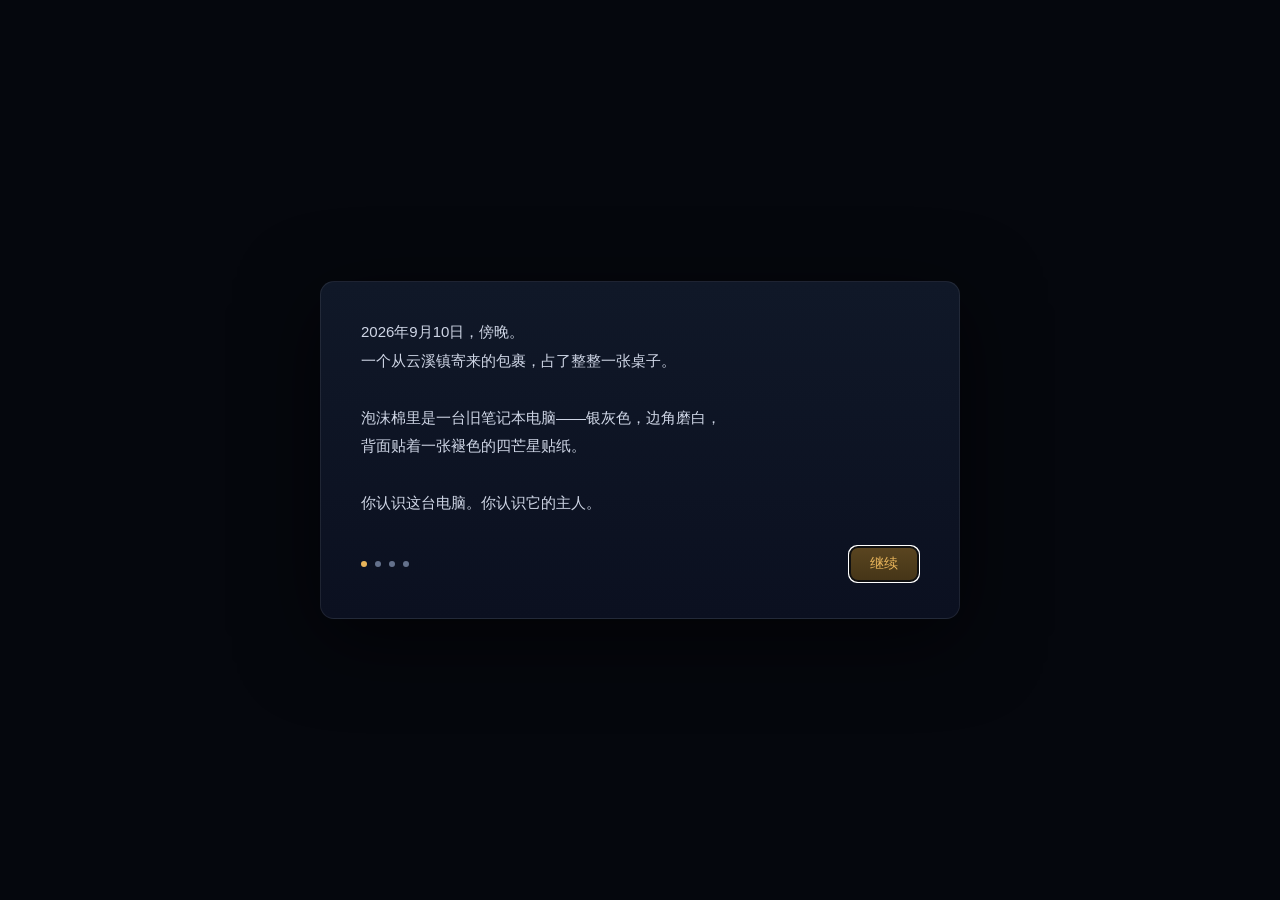
<file: index.html>
<!DOCTYPE html>
<html lang="zh-CN">
<head>
<meta charset="UTF-8">
<meta name="viewport" content="width=device-width, initial-scale=1.0">
<title>最后一次登录 · The Last Login</title>
<link rel="stylesheet" href="css/main.css">
</head>
<body>
  <!-- 开场/结局 覆盖层 -->
  <div id="overlay" class="overlay hidden"></div>

  <!-- 启动动画 -->
  <div id="boot" class="boot hidden">
    <div class="boot-logo" aria-hidden="true">
      <svg viewBox="0 0 64 64" width="72" height="72"><path d="M32 2 L36 28 L62 32 L36 36 L32 62 L28 36 L2 32 L28 28 Z" fill="#e8b45a"/></svg>
    </div>
    <div class="boot-title">Aster OS</div>
    <pre id="boot-lines" class="boot-lines"></pre>
  </div>

  <!-- 锁屏 -->
  <div id="lock" class="lock hidden">
    <div class="lock-time" id="lock-time">2026-09-10</div>
    <div class="lock-card">
      <img class="lock-avatar" src="assets/avatars/ava-linwan.svg" alt="林晚">
      <div class="lock-user">林晚</div>
      <form id="lock-form" autocomplete="off">
        <input id="lock-pass" type="password" placeholder="密码" data-testid="lock-pass">
        <button type="submit" class="btn" data-testid="lock-submit">进入</button>
      </form>
      <div id="lock-msg" class="lock-msg" role="alert"></div>
      <button id="lock-hint" class="linkish" data-testid="lock-hint">忘记密码？</button>
    </div>
    <div class="lock-foot">距上次登录已过去 <span id="lock-days">91</span> 天 · 上次登录 <span id="lock-last">2026-06-11 23:47</span></div>
  </div>

  <!-- 桌面 -->
  <div id="desktop" class="desktop hidden">
    <canvas id="wallpaper"></canvas>
    <div id="icons" class="icons"></div>
    <div id="windows" class="windows"></div>

    <div id="taskbar" class="taskbar">
      <button id="start-btn" class="start-btn" data-testid="start-btn" title="系统菜单">
        <svg viewBox="0 0 64 64" width="18" height="18"><path d="M32 2 L36 28 L62 32 L36 36 L32 62 L28 36 L2 32 L28 28 Z" fill="#e8b45a"/></svg>
      </button>
      <div id="task-buttons" class="task-buttons"></div>
      <div class="task-right">
        <button id="goal-chip" class="goal-chip" data-testid="goal-chip" title="当前调查目标（点击打开）">第1章 · 0/17</button>
        <button id="quick-note" class="start-btn" data-testid="quick-note" title="我的调查便签（随手记）">
          <svg viewBox="0 0 24 24" width="17" height="17" fill="none" stroke="#e8b45a" stroke-width="1.7" stroke-linecap="round" stroke-linejoin="round"><path d="M5 3h9l5 5v13H5z"/><path d="M14 3v5h5M8 12h8M8 16h5"/></svg>
        </button>
        <div class="search-wrap">
          <input id="global-search" type="text" placeholder="搜索这台电脑…（Ctrl+K）" data-testid="global-search" autocomplete="off">
          <div id="search-results" class="search-results hidden"></div>
        </div>
        <div id="clock" class="clock">2026-09-10 <span id="clock-time">--:--</span></div>
      </div>
    </div>

    <!-- 开始菜单 -->
    <div id="start-menu" class="start-menu hidden">
      <div class="sm-head">
        <img src="assets/avatars/ava-linwan.svg" alt="">
        <div><div class="sm-user">林晚</div><div class="sm-sub">linwan@yunmail.com</div></div>
      </div>
      <button class="sm-item" data-testid="sm-replay">重看开场信件</button>
      <button class="sm-item" data-testid="sm-save">存档管理…</button>
      <button class="sm-item" data-testid="sm-about">关于本机</button>
      <button class="sm-item" data-testid="sm-restart">重新开始游戏</button>
    </div>
  </div>

  <!-- 数据（内容分片；全部预生成，运行时不联网） -->
  <script src="js/data/00_meta.js"></script>
  <script src="js/data/11_files_work.js"></script>
  <script src="js/data/12_files_work2.js"></script>
  <script src="js/data/13_files_missing.js"></script>
  <script src="js/data/20_emails.js"></script>
  <script src="js/data/21_emails2.js"></script>
  <script src="js/data/30_chats_a.js"></script>
  <script src="js/data/30_chats_b.js"></script>
  <script src="js/data/30_chats_c.js"></script>
  <script src="js/data/30_chats_d.js"></script>
  <script src="js/data/30_chats_e.js"></script>
  <script src="js/data/40_photos.js"></script>
  <script src="js/data/50_browser.js"></script>
  <script src="js/data/60_misc.js"></script>

  <!-- 引擎 -->
  <script src="js/core/db.js"></script>
  <script src="js/core/state.js"></script>
  <script src="js/core/ui.js"></script>
  <script src="js/core/progress.js"></script>
  <script src="js/core/wm.js"></script>
  <script src="js/core/search.js"></script>
  <script src="js/core/boot.js"></script>
  <script src="js/core/ending.js"></script>

  <!-- 应用 -->
  <script src="js/apps/files.js"></script>
  <script src="js/apps/mail.js"></script>
  <script src="js/apps/chat.js"></script>
  <script src="js/apps/photos.js"></script>
  <script src="js/apps/browser.js"></script>
  <script src="js/apps/calendar.js"></script>
  <script src="js/apps/logs.js"></script>
  <script src="js/apps/notes.js"></script>
  <script src="js/apps/investigate.js"></script>

  <script src="js/core/main.js"></script>
</body>
</html>
</file>
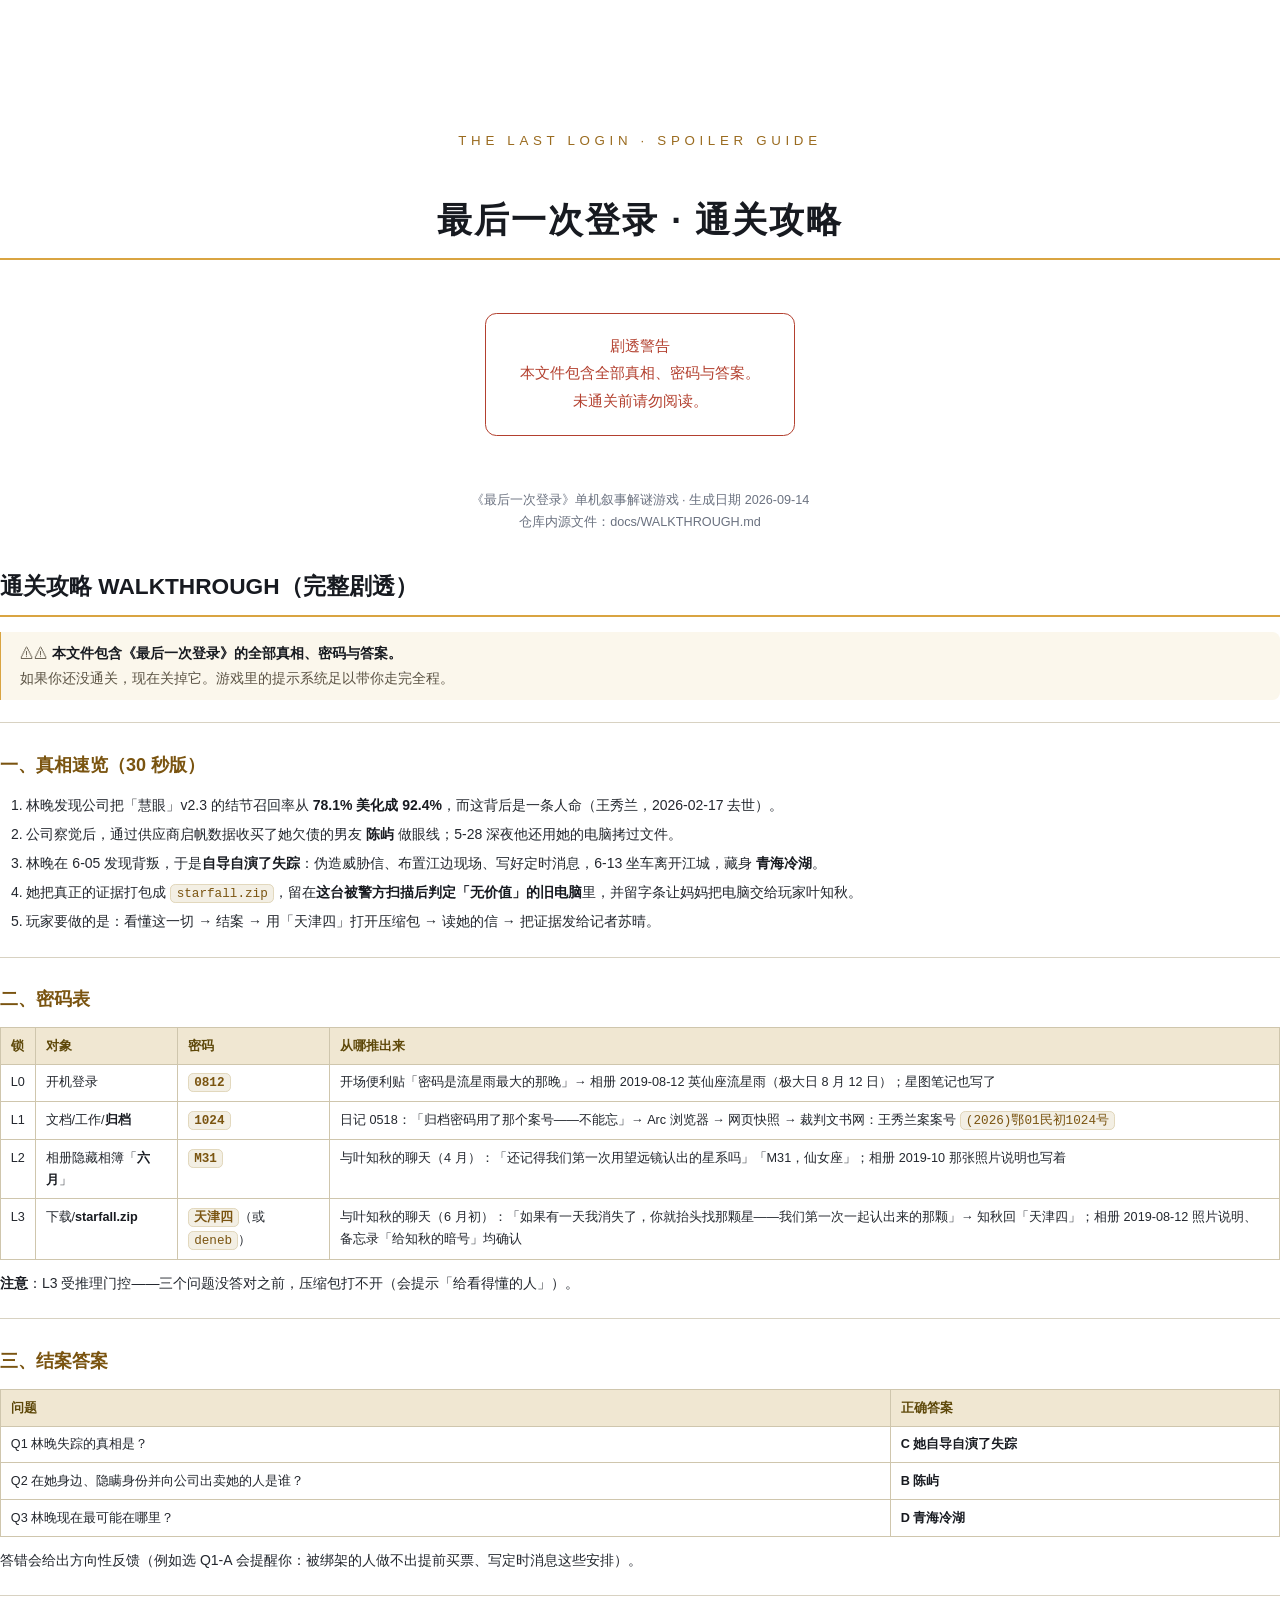
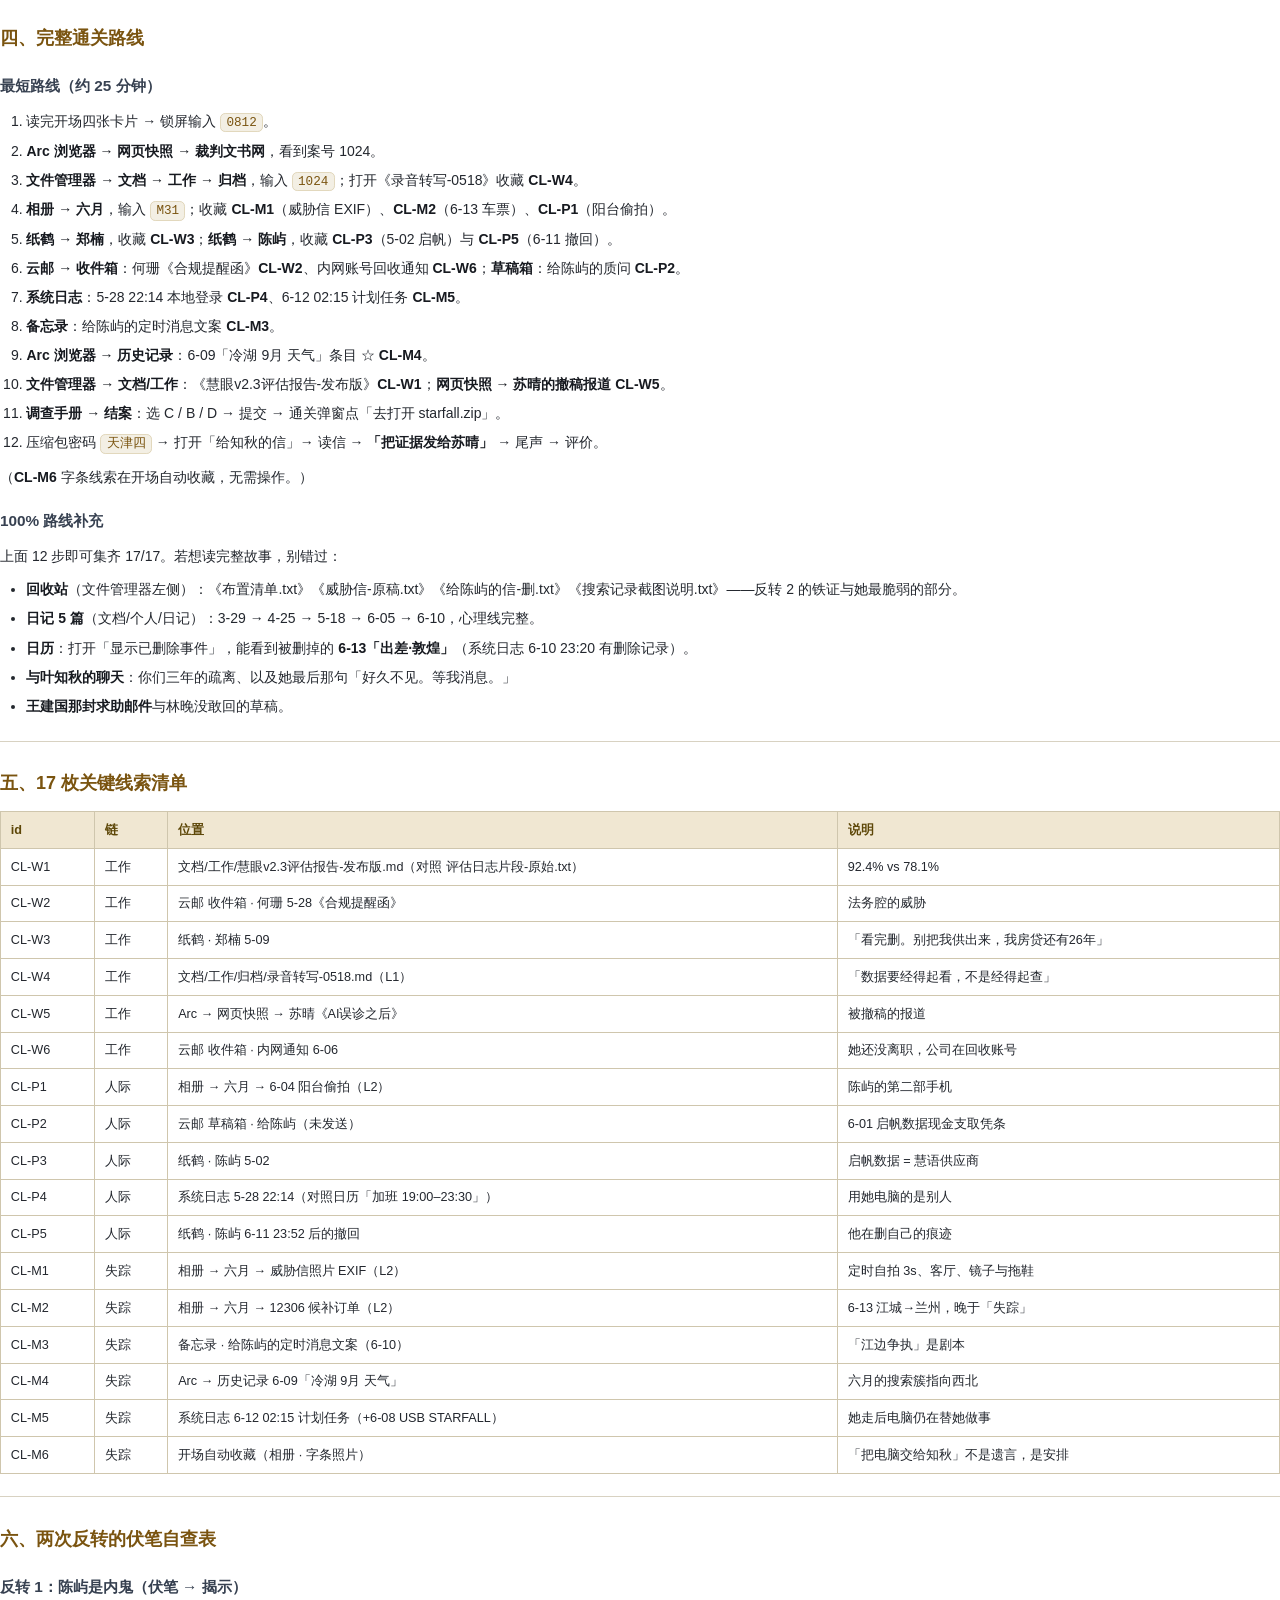
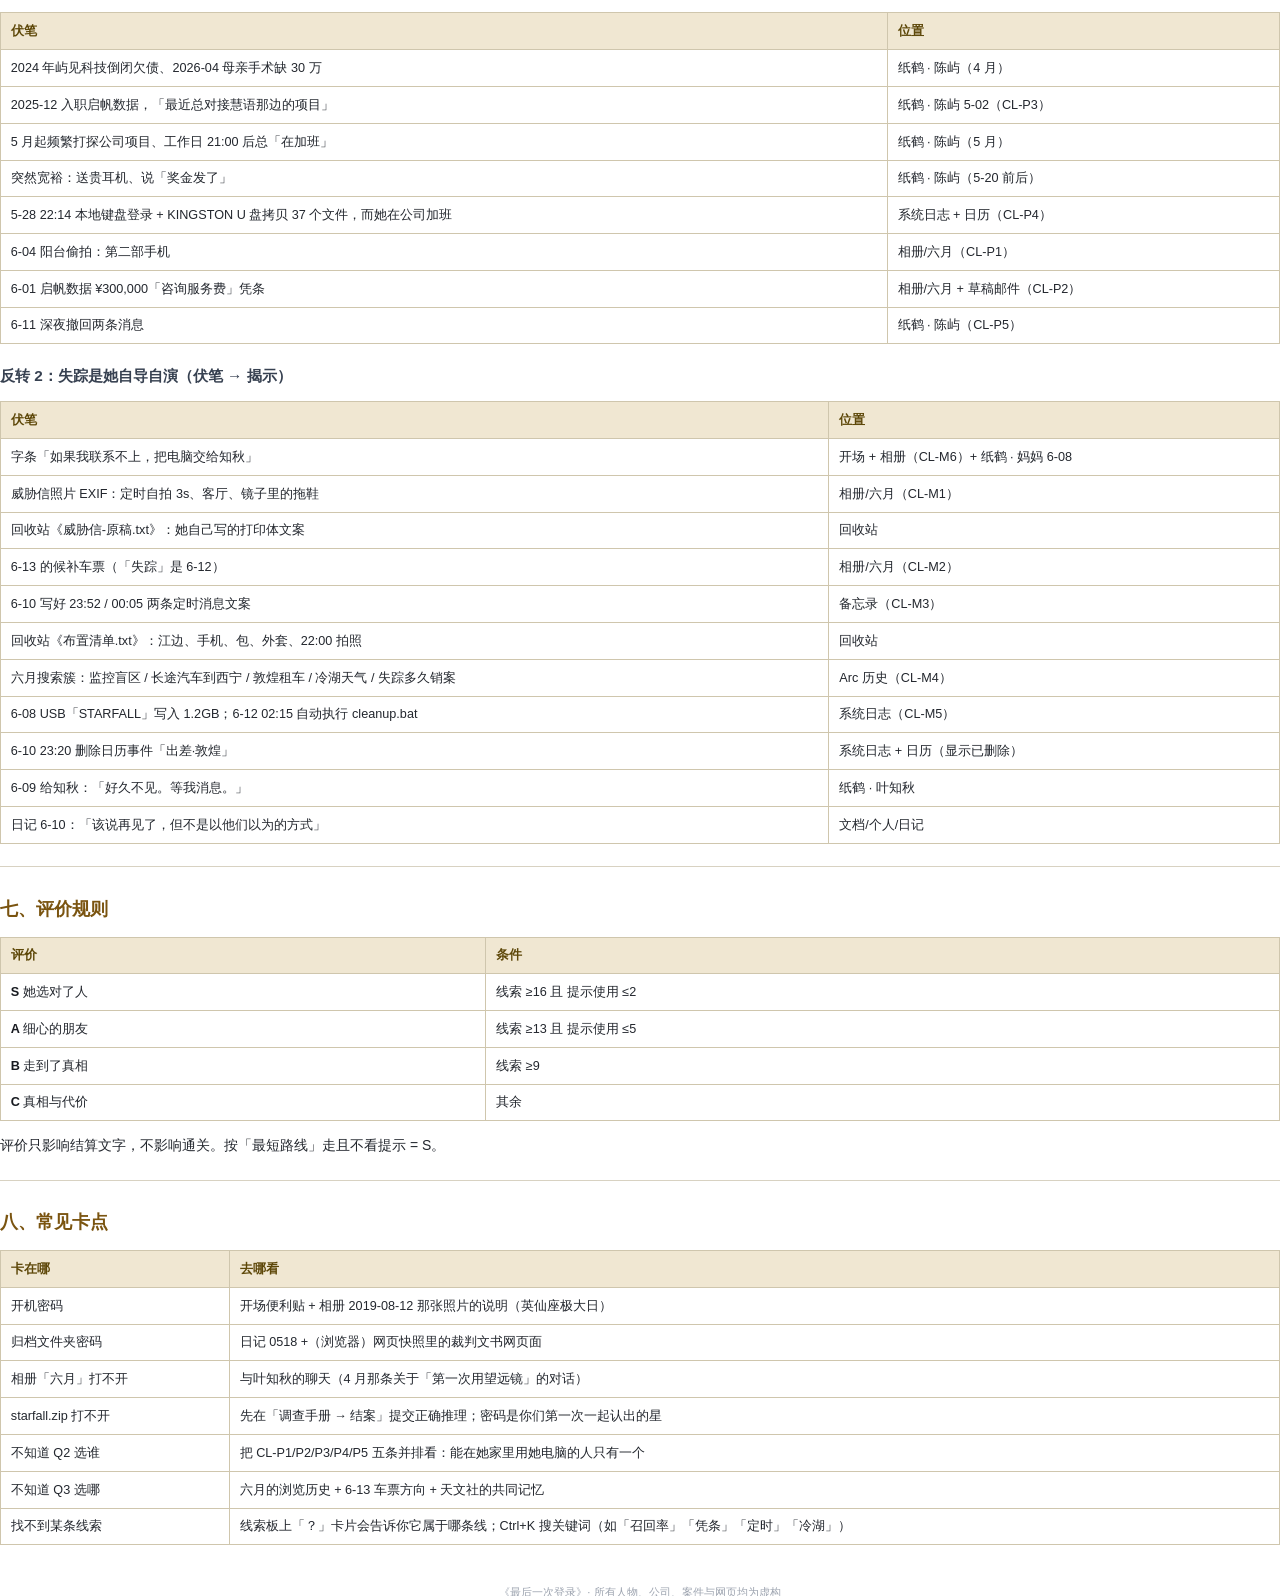
<file: docs/WALKTHROUGH.html>
<!DOCTYPE html><html lang="zh-CN"><head><meta charset="UTF-8"><title>最后一次登录 · 通关攻略</title>
<style>
  @page { size: A4; margin: 16mm 14mm 16mm 14mm; }
  * { box-sizing: border-box; }
  body { font-family: "Microsoft YaHei", "PingFang SC", sans-serif; font-size: 10.5pt; line-height: 1.75; color: #23272e; margin: 0; }
  .cover { page-break-after: always; padding-top: 34mm; text-align: center; }
  .cover .kicker { letter-spacing: .35em; color: #9a6b1f; font-size: 10pt; }
  .cover h1 { font-size: 26pt; margin: 10mm 0 6mm; color: #171a20; letter-spacing: .06em; }
  .cover .warn { display: inline-block; margin-top: 8mm; padding: 5mm 9mm; border: 1.2pt solid #b3402f; color: #b3402f; border-radius: 3mm; font-size: 11pt; line-height: 1.9; }
  .cover .meta { margin-top: 14mm; color: #6b7280; font-size: 9.5pt; }
  h1 { font-size: 17pt; color: #171a20; border-bottom: 1.6pt solid #d9a441; padding-bottom: 2mm; margin: 9mm 0 4mm; page-break-after: avoid; }
  h2 { font-size: 13.5pt; color: #7a5410; margin: 7mm 0 3mm; page-break-after: avoid; }
  h3 { font-size: 11.5pt; color: #374151; margin: 5mm 0 2mm; page-break-after: avoid; }
  p { margin: 2.4mm 0; text-align: justify; }
  ul, ol { margin: 2.4mm 0; padding-left: 7mm; }
  li { margin: 1.2mm 0; }
  code { font-family: Consolas, "JetBrains Mono", monospace; font-size: 9.5pt; background: #f3efe4; border: .4pt solid #e2d8bd; border-radius: 1.4mm; padding: .3mm 1.4mm; color: #7a5410; }
  pre { background: #f7f5ef; border: .5pt solid #ddd5c0; border-radius: 2mm; padding: 3mm 4mm; font-family: Consolas, monospace; font-size: 9pt; line-height: 1.6; white-space: pre-wrap; page-break-inside: avoid; }
  blockquote { margin: 3mm 0; padding: 2.5mm 5mm; border-left: 1.4pt solid #d9a441; background: #fbf7ec; color: #5b5344; border-radius: 0 2mm 2mm 0; }
  table { border-collapse: collapse; width: 100%; margin: 3mm 0; font-size: 9.5pt; page-break-inside: auto; }
  tr { page-break-inside: avoid; }
  th { background: #f0e7d2; color: #5d4708; text-align: left; }
  th, td { border: .5pt solid #cfc6ad; padding: 1.8mm 2.6mm; vertical-align: top; }
  hr { border: none; border-top: .6pt solid #d8d2c2; margin: 6mm 0; }
  strong { color: #171a20; }
  a { color: #7a5410; text-decoration: none; }
  .foot { margin-top: 10mm; color: #9ca3af; font-size: 8.5pt; text-align: center; }
</style></head><body>
<div class="cover">
  <div class="kicker">THE LAST LOGIN · SPOILER GUIDE</div>
  <h1>最后一次登录 · 通关攻略</h1>
  <div class="warn">剧透警告<br>本文件包含全部真相、密码与答案。<br>未通关前请勿阅读。</div>
  <div class="meta">《最后一次登录》单机叙事解谜游戏 · 生成日期 2026-09-14<br>仓库内源文件：docs/WALKTHROUGH.md</div>
</div>
<h1>通关攻略 WALKTHROUGH（完整剧透）</h1>
<blockquote>⚠⚠ <strong>本文件包含《最后一次登录》的全部真相、密码与答案。</strong><br>如果你还没通关，现在关掉它。游戏里的提示系统足以带你走完全程。</blockquote>
<hr>
<h2>一、真相速览（30 秒版）</h2>
<ol>
<li>林晚发现公司把「慧眼」v2.3 的结节召回率从 <strong>78.1% 美化成 92.4%</strong>，而这背后是一条人命（王秀兰，2026-02-17 去世）。</li>
<li>公司察觉后，通过供应商启帆数据收买了她欠债的男友 <strong>陈屿</strong> 做眼线；5-28 深夜他还用她的电脑拷过文件。</li>
<li>林晚在 6-05 发现背叛，于是<strong>自导自演了失踪</strong>：伪造威胁信、布置江边现场、写好定时消息，6-13 坐车离开江城，藏身 <strong>青海冷湖</strong>。</li>
<li>她把真正的证据打包成 <code>starfall.zip</code>，留在<strong>这台被警方扫描后判定「无价值」的旧电脑</strong>里，并留字条让妈妈把电脑交给玩家叶知秋。</li>
<li>玩家要做的是：看懂这一切 → 结案 → 用「天津四」打开压缩包 → 读她的信 → 把证据发给记者苏晴。</li>
</ol>
<hr>
<h2>二、密码表</h2>
<table><thead><tr><th>锁</th><th>对象</th><th>密码</th><th>从哪推出来</th></tr></thead><tbody><tr><td>L0</td><td>开机登录</td><td><strong><code>0812</code></strong></td><td>开场便利贴「密码是流星雨最大的那晚」→ 相册 2019-08-12 英仙座流星雨（极大日 8 月 12 日）；星图笔记也写了</td></tr><tr><td>L1</td><td>文档/工作/<strong>归档</strong></td><td><strong><code>1024</code></strong></td><td>日记 0518：「归档密码用了那个案号——不能忘」→ Arc 浏览器 → 网页快照 → 裁判文书网：王秀兰案案号 <code>(2026)鄂01民初1024号</code></td></tr><tr><td>L2</td><td>相册隐藏相簿「<strong>六月</strong>」</td><td><strong><code>M31</code></strong></td><td>与叶知秋的聊天（4 月）：「还记得我们第一次用望远镜认出的星系吗」「M31，仙女座」；相册 2019-10 那张照片说明也写着</td></tr><tr><td>L3</td><td>下载/<strong>starfall.zip</strong></td><td><strong><code>天津四</code></strong>（或 <code>deneb</code>）</td><td>与叶知秋的聊天（6 月初）：「如果有一天我消失了，你就抬头找那颗星——我们第一次一起认出来的那颗」→ 知秋回「天津四」；相册 2019-08-12 照片说明、备忘录「给知秋的暗号」均确认</td></tr></tbody></table>
<p><strong>注意</strong>：L3 受推理门控——三个问题没答对之前，压缩包打不开（会提示「给看得懂的人」）。</p>
<hr>
<h2>三、结案答案</h2>
<table><thead><tr><th>问题</th><th>正确答案</th></tr></thead><tbody><tr><td>Q1 林晚失踪的真相是？</td><td><strong>C 她自导自演了失踪</strong></td></tr><tr><td>Q2 在她身边、隐瞒身份并向公司出卖她的人是谁？</td><td><strong>B 陈屿</strong></td></tr><tr><td>Q3 林晚现在最可能在哪里？</td><td><strong>D 青海冷湖</strong></td></tr></tbody></table>
<p>答错会给出方向性反馈（例如选 Q1-A 会提醒你：被绑架的人做不出提前买票、写定时消息这些安排）。</p>
<hr>
<h2>四、完整通关路线</h2>
<h3>最短路线（约 25 分钟）</h3>
<ol>
<li>读完开场四张卡片 → 锁屏输入 <code>0812</code>。</li>
<li><strong>Arc 浏览器 → 网页快照 → 裁判文书网</strong>，看到案号 1024。</li>
<li><strong>文件管理器 → 文档 → 工作 → 归档</strong>，输入 <code>1024</code>；打开《录音转写-0518》收藏 <strong>CL-W4</strong>。</li>
<li><strong>相册 → 六月</strong>，输入 <code>M31</code>；收藏 <strong>CL-M1</strong>（威胁信 EXIF）、<strong>CL-M2</strong>（6-13 车票）、<strong>CL-P1</strong>（阳台偷拍）。</li>
<li><strong>纸鹤 → 郑楠</strong>，收藏 <strong>CL-W3</strong>；<strong>纸鹤 → 陈屿</strong>，收藏 <strong>CL-P3</strong>（5-02 启帆）与 <strong>CL-P5</strong>（6-11 撤回）。</li>
<li><strong>云邮 → 收件箱</strong>：何珊《合规提醒函》<strong>CL-W2</strong>、内网账号回收通知 <strong>CL-W6</strong>；<strong>草稿箱</strong>：给陈屿的质问 <strong>CL-P2</strong>。</li>
<li><strong>系统日志</strong>：5-28 22:14 本地登录 <strong>CL-P4</strong>、6-12 02:15 计划任务 <strong>CL-M5</strong>。</li>
<li><strong>备忘录</strong>：给陈屿的定时消息文案 <strong>CL-M3</strong>。</li>
<li><strong>Arc 浏览器 → 历史记录</strong>：6-09「冷湖 9月 天气」条目 ☆ <strong>CL-M4</strong>。</li>
<li><strong>文件管理器 → 文档/工作</strong>：《慧眼v2.3评估报告-发布版》<strong>CL-W1</strong>；<strong>网页快照 → 苏晴的撤稿报道</strong> <strong>CL-W5</strong>。</li>
<li><strong>调查手册 → 结案</strong>：选 C / B / D → 提交 → 通关弹窗点「去打开 starfall.zip」。</li>
<li>压缩包密码 <code>天津四</code> → 打开「给知秋的信」→ 读信 → <strong>「把证据发给苏晴」</strong> → 尾声 → 评价。</li>
</ol>
<p>（<strong>CL-M6</strong> 字条线索在开场自动收藏，无需操作。）</p>
<h3>100% 路线补充</h3>
<p>上面 12 步即可集齐 17/17。若想读完整故事，别错过：</p>
<ul>
<li><strong>回收站</strong>（文件管理器左侧）：《布置清单.txt》《威胁信-原稿.txt》《给陈屿的信-删.txt》《搜索记录截图说明.txt》——反转 2 的铁证与她最脆弱的部分。</li>
<li><strong>日记 5 篇</strong>（文档/个人/日记）：3-29 → 4-25 → 5-18 → 6-05 → 6-10，心理线完整。</li>
<li><strong>日历</strong>：打开「显示已删除事件」，能看到被删掉的 <strong>6-13「出差·敦煌」</strong>（系统日志 6-10 23:20 有删除记录）。</li>
<li><strong>与叶知秋的聊天</strong>：你们三年的疏离、以及她最后那句「好久不见。等我消息。」</li>
<li><strong>王建国那封求助邮件</strong>与林晚没敢回的草稿。</li>
</ul>
<hr>
<h2>五、17 枚关键线索清单</h2>
<table><thead><tr><th>id</th><th>链</th><th>位置</th><th>说明</th></tr></thead><tbody><tr><td>CL-W1</td><td>工作</td><td>文档/工作/慧眼v2.3评估报告-发布版.md（对照 评估日志片段-原始.txt）</td><td>92.4% vs 78.1%</td></tr><tr><td>CL-W2</td><td>工作</td><td>云邮 收件箱 · 何珊 5-28《合规提醒函》</td><td>法务腔的威胁</td></tr><tr><td>CL-W3</td><td>工作</td><td>纸鹤 · 郑楠 5-09</td><td>「看完删。别把我供出来，我房贷还有26年」</td></tr><tr><td>CL-W4</td><td>工作</td><td>文档/工作/归档/录音转写-0518.md（L1）</td><td>「数据要经得起看，不是经得起查」</td></tr><tr><td>CL-W5</td><td>工作</td><td>Arc → 网页快照 → 苏晴《AI误诊之后》</td><td>被撤稿的报道</td></tr><tr><td>CL-W6</td><td>工作</td><td>云邮 收件箱 · 内网通知 6-06</td><td>她还没离职，公司在回收账号</td></tr><tr><td>CL-P1</td><td>人际</td><td>相册 → 六月 → 6-04 阳台偷拍（L2）</td><td>陈屿的第二部手机</td></tr><tr><td>CL-P2</td><td>人际</td><td>云邮 草稿箱 · 给陈屿（未发送）</td><td>6-01 启帆数据现金支取凭条</td></tr><tr><td>CL-P3</td><td>人际</td><td>纸鹤 · 陈屿 5-02</td><td>启帆数据 = 慧语供应商</td></tr><tr><td>CL-P4</td><td>人际</td><td>系统日志 5-28 22:14（对照日历「加班 19:00–23:30」）</td><td>用她电脑的是别人</td></tr><tr><td>CL-P5</td><td>人际</td><td>纸鹤 · 陈屿 6-11 23:52 后的撤回</td><td>他在删自己的痕迹</td></tr><tr><td>CL-M1</td><td>失踪</td><td>相册 → 六月 → 威胁信照片 EXIF（L2）</td><td>定时自拍 3s、客厅、镜子与拖鞋</td></tr><tr><td>CL-M2</td><td>失踪</td><td>相册 → 六月 → 12306 候补订单（L2）</td><td>6-13 江城→兰州，晚于「失踪」</td></tr><tr><td>CL-M3</td><td>失踪</td><td>备忘录 · 给陈屿的定时消息文案（6-10）</td><td>「江边争执」是剧本</td></tr><tr><td>CL-M4</td><td>失踪</td><td>Arc → 历史记录 6-09「冷湖 9月 天气」</td><td>六月的搜索簇指向西北</td></tr><tr><td>CL-M5</td><td>失踪</td><td>系统日志 6-12 02:15 计划任务（+6-08 USB STARFALL）</td><td>她走后电脑仍在替她做事</td></tr><tr><td>CL-M6</td><td>失踪</td><td>开场自动收藏（相册 · 字条照片）</td><td>「把电脑交给知秋」不是遗言，是安排</td></tr></tbody></table>
<hr>
<h2>六、两次反转的伏笔自查表</h2>
<h3>反转 1：陈屿是内鬼（伏笔 → 揭示）</h3>
<table><thead><tr><th>伏笔</th><th>位置</th></tr></thead><tbody><tr><td>2024 年屿见科技倒闭欠债、2026-04 母亲手术缺 30 万</td><td>纸鹤 · 陈屿（4 月）</td></tr><tr><td>2025-12 入职启帆数据，「最近总对接慧语那边的项目」</td><td>纸鹤 · 陈屿 5-02（CL-P3）</td></tr><tr><td>5 月起频繁打探公司项目、工作日 21:00 后总「在加班」</td><td>纸鹤 · 陈屿（5 月）</td></tr><tr><td>突然宽裕：送贵耳机、说「奖金发了」</td><td>纸鹤 · 陈屿（5-20 前后）</td></tr><tr><td>5-28 22:14 本地键盘登录 + KINGSTON U 盘拷贝 37 个文件，而她在公司加班</td><td>系统日志 + 日历（CL-P4）</td></tr><tr><td>6-04 阳台偷拍：第二部手机</td><td>相册/六月（CL-P1）</td></tr><tr><td>6-01 启帆数据 ¥300,000「咨询服务费」凭条</td><td>相册/六月 + 草稿邮件（CL-P2）</td></tr><tr><td>6-11 深夜撤回两条消息</td><td>纸鹤 · 陈屿（CL-P5）</td></tr></tbody></table>
<h3>反转 2：失踪是她自导自演（伏笔 → 揭示）</h3>
<table><thead><tr><th>伏笔</th><th>位置</th></tr></thead><tbody><tr><td>字条「如果我联系不上，把电脑交给知秋」</td><td>开场 + 相册（CL-M6）+ 纸鹤 · 妈妈 6-08</td></tr><tr><td>威胁信照片 EXIF：定时自拍 3s、客厅、镜子里的拖鞋</td><td>相册/六月（CL-M1）</td></tr><tr><td>回收站《威胁信-原稿.txt》：她自己写的打印体文案</td><td>回收站</td></tr><tr><td>6-13 的候补车票（「失踪」是 6-12）</td><td>相册/六月（CL-M2）</td></tr><tr><td>6-10 写好 23:52 / 00:05 两条定时消息文案</td><td>备忘录（CL-M3）</td></tr><tr><td>回收站《布置清单.txt》：江边、手机、包、外套、22:00 拍照</td><td>回收站</td></tr><tr><td>六月搜索簇：监控盲区 / 长途汽车到西宁 / 敦煌租车 / 冷湖天气 / 失踪多久销案</td><td>Arc 历史（CL-M4）</td></tr><tr><td>6-08 USB「STARFALL」写入 1.2GB；6-12 02:15 自动执行 cleanup.bat</td><td>系统日志（CL-M5）</td></tr><tr><td>6-10 23:20 删除日历事件「出差·敦煌」</td><td>系统日志 + 日历（显示已删除）</td></tr><tr><td>6-09 给知秋：「好久不见。等我消息。」</td><td>纸鹤 · 叶知秋</td></tr><tr><td>日记 6-10：「该说再见了，但不是以他们以为的方式」</td><td>文档/个人/日记</td></tr></tbody></table>
<hr>
<h2>七、评价规则</h2>
<table><thead><tr><th>评价</th><th>条件</th></tr></thead><tbody><tr><td><strong>S</strong> 她选对了人</td><td>线索 ≥16 且 提示使用 ≤2</td></tr><tr><td><strong>A</strong> 细心的朋友</td><td>线索 ≥13 且 提示使用 ≤5</td></tr><tr><td><strong>B</strong> 走到了真相</td><td>线索 ≥9</td></tr><tr><td><strong>C</strong> 真相与代价</td><td>其余</td></tr></tbody></table>
<p>评价只影响结算文字，不影响通关。按「最短路线」走且不看提示 = S。</p>
<hr>
<h2>八、常见卡点</h2>
<table><thead><tr><th>卡在哪</th><th>去哪看</th></tr></thead><tbody><tr><td>开机密码</td><td>开场便利贴 + 相册 2019-08-12 那张照片的说明（英仙座极大日）</td></tr><tr><td>归档文件夹密码</td><td>日记 0518 +（浏览器）网页快照里的裁判文书网页面</td></tr><tr><td>相册「六月」打不开</td><td>与叶知秋的聊天（4 月那条关于「第一次用望远镜」的对话）</td></tr><tr><td>starfall.zip 打不开</td><td>先在「调查手册 → 结案」提交正确推理；密码是你们第一次一起认出的星</td></tr><tr><td>不知道 Q2 选谁</td><td>把 CL-P1/P2/P3/P4/P5 五条并排看：能在她家里用她电脑的人只有一个</td></tr><tr><td>不知道 Q3 选哪</td><td>六月的浏览历史 + 6-13 车票方向 + 天文社的共同记忆</td></tr><tr><td>找不到某条线索</td><td>线索板上「？」卡片会告诉你它属于哪条线；Ctrl+K 搜关键词（如「召回率」「凭条」「定时」「冷湖」）</td></tr></tbody></table>
<div class="foot">《最后一次登录》· 所有人物、公司、案件与网页均为虚构</div>
</body></html>
</file>
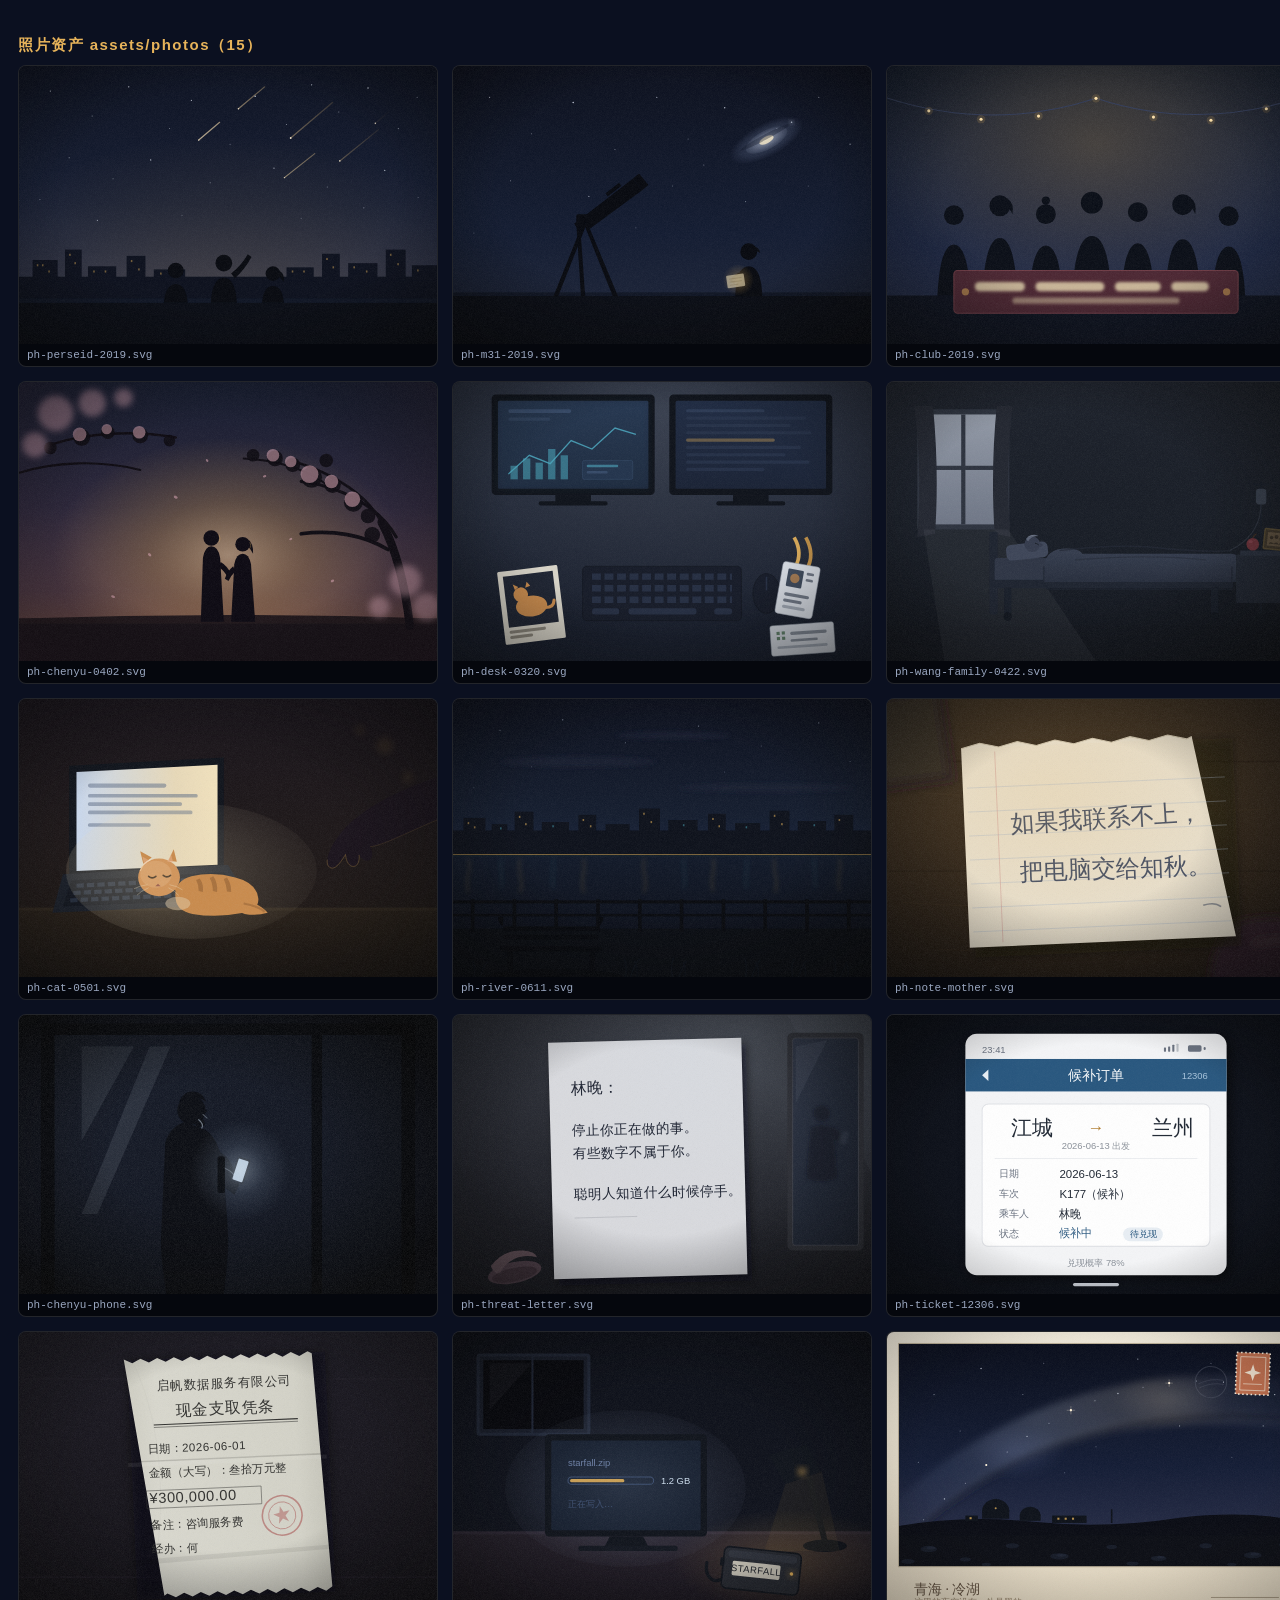
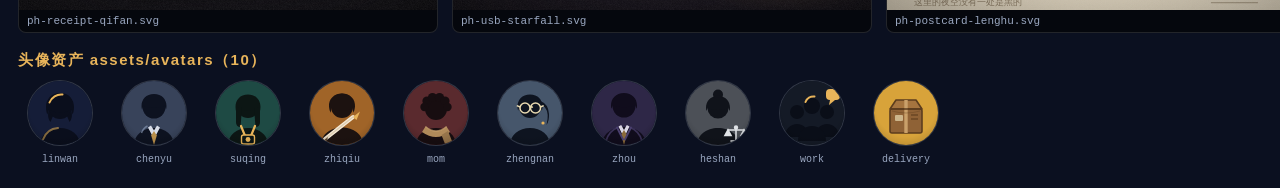
<file: tools/svg-preview.html>
<!DOCTYPE html>
<html lang="zh-CN"><head><meta charset="UTF-8"><title>SVG 资产预览</title>
<style>
  body{background:#0b1020;color:#dce3f0;font-family:"Microsoft YaHei",sans-serif;margin:0;padding:18px;}
  h2{font-size:15px;color:#e8b45a;margin:18px 0 10px;letter-spacing:.1em;}
  .grid{display:grid;grid-template-columns:repeat(3,420px);gap:14px;}
  .cell{border:1px solid rgba(255,255,255,.12);border-radius:8px;overflow:hidden;background:#05070d;}
  .cell img{width:100%;display:block;}
  .cell div{font-size:11px;padding:5px 8px;color:#9aa7c0;font-family:Consolas,monospace;}
  .avas{display:grid;grid-template-columns:repeat(10,84px);gap:10px;}
  .ava{text-align:center;}
  .ava img{width:64px;height:64px;border-radius:50%;background:#0e1526;border:1px solid rgba(255,255,255,.15);}
  .ava span{display:block;font-size:10px;color:#9aa7c0;margin-top:4px;font-family:Consolas,monospace;}
</style></head><body>
<h2>照片资产 assets/photos（15）</h2>
<div class="grid" id="photos"></div>
<h2>头像资产 assets/avatars（10）</h2>
<div class="avas" id="avas"></div>
<script>
var PH=['ph-perseid-2019','ph-m31-2019','ph-club-2019','ph-chenyu-0402','ph-desk-0320','ph-wang-family-0422','ph-cat-0501','ph-river-0611','ph-note-mother','ph-chenyu-phone','ph-threat-letter','ph-ticket-12306','ph-receipt-qifan','ph-usb-starfall','ph-postcard-lenghu'];
var AV=['ava-linwan','ava-chenyu','ava-suqing','ava-zhiqiu','ava-mom','ava-zhengnan','ava-zhou','ava-heshan','ava-work','ava-delivery'];
var p=document.getElementById('photos');
PH.forEach(function(n){var c=document.createElement('div');c.className='cell';c.innerHTML='<img src="../assets/photos/'+n+'.svg"><div>'+n+'.svg</div>';p.appendChild(c);});
var a=document.getElementById('avas');
AV.forEach(function(n){var c=document.createElement('div');c.className='ava';c.innerHTML='<img src="../assets/avatars/'+n+'.svg"><span>'+n.replace('ava-','')+'</span>';a.appendChild(c);});
</script>
</body></html>
</file>
<file: css/main.css>
/* 《最后一次登录》 main.css — 深夜书桌风格 */

:root{
  --bg0:#0b1020; --bg1:#101828; --bg2:#151f33; --bg3:#1b2740;
  --line:rgba(255,255,255,.08); --line2:rgba(255,255,255,.14);
  --tx:#dce3f0; --tx2:#9aa7c0; --tx3:#64718c;
  --amber:#e8b45a; --cyan:#5ad1e8; --violet:#c792ea; --red:#e86a6a; --green:#79d1a4;
  --mono:Consolas,"JetBrains Mono","Cascadia Code",monospace;
  --ui:"Microsoft YaHei","PingFang SC","Segoe UI",sans-serif;
  --radius:10px; --taskbar:48px;
}
*{box-sizing:border-box; margin:0; padding:0;}
html,body{height:100%;}
body{
  font-family:var(--ui); color:var(--tx); background:var(--bg0);
  overflow:hidden; user-select:none; -webkit-font-smoothing:antialiased;
  font-size:14px; line-height:1.6;
}
.hidden{display:none !important;}
button{font-family:inherit; color:inherit; background:none; border:none; cursor:pointer;}
input,textarea{font-family:inherit; color:inherit;}
::-webkit-scrollbar{width:10px; height:10px;}
::-webkit-scrollbar-thumb{background:rgba(255,255,255,.14); border-radius:5px; border:2px solid transparent; background-clip:content-box;}
::-webkit-scrollbar-thumb:hover{background:rgba(255,255,255,.25); background-clip:content-box;}
::-webkit-scrollbar-track{background:transparent;}

/* ============ 覆盖层（开场/结局） ============ */
.overlay{
  position:fixed; inset:0; z-index:9000; background:#05070d;
  display:flex; align-items:center; justify-content:center; flex-direction:column;
  padding:40px 20px;
}
.ov-card{
  max-width:640px; width:100%; max-height:82vh; overflow:auto;
  background:linear-gradient(180deg,var(--bg1),var(--bg0));
  border:1px solid var(--line); border-radius:14px; padding:36px 40px;
  box-shadow:0 20px 80px rgba(0,0,0,.6);
  animation:ovIn .7s ease both; user-select:text;
}
@keyframes ovIn{from{opacity:0; transform:translateY(14px);} to{opacity:1; transform:none;}}
.ov-card.letter{
  background:linear-gradient(180deg,#1c1a14,#14120d);
  border-color:rgba(232,180,90,.25);
  background-image:repeating-linear-gradient(180deg,transparent 0 31px,rgba(232,180,90,.07) 31px 32px);
}
.ov-title{color:var(--amber); font-size:15px; letter-spacing:.2em; margin-bottom:18px;}
.ov-body{white-space:pre-wrap; font-size:15px; color:#cfd6e6; line-height:1.9;}
.ov-card.letter .ov-body{color:#e8dcc0; font-size:15.5px;}
.ov-photo{width:100%; border-radius:8px; border:1px solid var(--line2); margin-bottom:18px; display:block; background:#000;}
.ov-nav{margin-top:28px; display:flex; justify-content:space-between; align-items:center; gap:12px;}
.ov-dots{display:flex; gap:8px;}
.ov-dots i{width:6px; height:6px; border-radius:50%; background:var(--tx3); display:block;}
.ov-dots i.on{background:var(--amber);}
.btn{
  background:linear-gradient(180deg,#2a3a5c,#22304e); border:1px solid var(--line2);
  color:var(--tx); padding:8px 20px; border-radius:8px; font-size:14px; transition:.15s;
}
.btn:hover{border-color:var(--amber); color:var(--amber);}
.btn.primary{background:linear-gradient(180deg,#5a4520,#453517); border-color:rgba(232,180,90,.5); color:var(--amber);}
.btn:disabled{opacity:.4; cursor:default;}
.linkish{color:var(--tx3); font-size:12.5px; text-decoration:underline dotted; margin-top:12px;}
.linkish:hover{color:var(--amber);}

/* ============ 启动 & 锁屏 ============ */
.boot{position:fixed; inset:0; z-index:8500; background:#05070d; display:flex; flex-direction:column; align-items:center; justify-content:center; gap:14px;}
.boot-logo{animation:pulse 2.4s ease-in-out infinite;}
@keyframes pulse{0%,100%{opacity:.75; transform:scale(1);} 50%{opacity:1; transform:scale(1.06);}}
.boot-title{letter-spacing:.5em; color:var(--tx2); font-size:15px; text-indent:.5em;}
.boot-lines{font-family:var(--mono); font-size:12.5px; color:var(--tx3); min-height:80px; text-align:left; white-space:pre-wrap;}
.lock{position:fixed; inset:0; z-index:8000; display:flex; flex-direction:column; align-items:center; justify-content:center; gap:26px;
  background:radial-gradient(1200px 600px at 50% -10%,#16223c 0%,#0b1020 60%,#05070d 100%);}
.lock-time{font-size:15px; color:var(--tx3); letter-spacing:.3em;}
.lock-card{display:flex; flex-direction:column; align-items:center; gap:14px; background:rgba(16,24,40,.7); border:1px solid var(--line);
  border-radius:16px; padding:34px 44px; backdrop-filter:blur(8px);}
.lock-avatar{width:88px; height:88px; border-radius:50%; border:2px solid rgba(232,180,90,.5); background:#0e1526;}
.lock-user{font-size:18px; letter-spacing:.1em;}
#lock-form{display:flex; gap:8px;}
#lock-pass{background:#0a0f1c; border:1px solid var(--line2); border-radius:8px; padding:9px 14px; width:200px; outline:none; font-size:14px;}
#lock-pass:focus{border-color:var(--amber);}
.lock-msg{color:var(--red); font-size:12.5px; min-height:18px; max-width:300px; text-align:center;}
.lock-foot{color:var(--tx3); font-size:12px; letter-spacing:.05em;}

/* ============ 桌面 ============ */
.desktop{position:fixed; inset:0; overflow:hidden;}
#wallpaper{position:absolute; inset:0; width:100%; height:100%; display:block;}
.icons{position:absolute; top:18px; left:18px; bottom:66px; display:grid; grid-template-rows:repeat(auto-fill,92px); grid-auto-flow:column; grid-auto-columns:88px; gap:6px; z-index:5; overflow:visible;}
.icon{width:86px; padding:10px 4px 8px; border-radius:10px; display:flex; flex-direction:column; align-items:center; gap:7px; cursor:pointer; border:1px solid transparent;}
.icon:hover{background:rgba(255,255,255,.06);}
.icon.selected{background:rgba(90,209,232,.12); border-color:rgba(90,209,232,.3);}
.icon svg{width:34px; height:34px; filter:drop-shadow(0 2px 6px rgba(0,0,0,.5));}
.icon span{font-size:12px; color:#cfd8ea; text-shadow:0 1px 3px #000; text-align:center; line-height:1.3;}
.windows{position:absolute; inset:0 0 var(--taskbar) 0; z-index:10; pointer-events:none;}

/* ============ 任务栏 ============ */
.taskbar{
  position:absolute; left:0; right:0; bottom:0; height:var(--taskbar); z-index:100;
  background:rgba(10,15,28,.82); backdrop-filter:blur(14px); border-top:1px solid var(--line);
  display:flex; align-items:center; gap:10px; padding:0 10px;
}
.start-btn{width:36px; height:36px; border-radius:8px; display:flex; align-items:center; justify-content:center;}
.start-btn:hover{background:rgba(255,255,255,.08);}
.task-buttons{display:flex; gap:6px; flex:1; overflow-x:auto; padding:2px;}
.task-btn{display:flex; align-items:center; gap:7px; padding:6px 12px; border-radius:8px; font-size:12.5px; color:var(--tx2);
  border:1px solid transparent; white-space:nowrap; max-width:190px;}
.task-btn svg{width:15px; height:15px; flex:none;}
.task-btn:hover{background:rgba(255,255,255,.07);}
.task-btn.active{background:rgba(232,180,90,.12); border-color:rgba(232,180,90,.35); color:var(--amber);}
.task-btn.min{opacity:.5;}
.task-right{display:flex; align-items:center; gap:14px;}
.search-wrap{position:relative;}
#global-search{background:rgba(255,255,255,.06); border:1px solid var(--line); border-radius:8px; padding:7px 12px; width:250px; font-size:13px; outline:none;}
#global-search:focus{border-color:var(--cyan); background:rgba(255,255,255,.09);}
.search-results{position:absolute; bottom:44px; right:0; width:460px; max-height:60vh; overflow:auto;
  background:rgba(13,19,34,.97); border:1px solid var(--line2); border-radius:12px; box-shadow:0 16px 50px rgba(0,0,0,.6); padding:8px;}
.sr-item{padding:9px 12px; border-radius:8px; cursor:pointer;}
.sr-item:hover{background:rgba(255,255,255,.07);}
.sr-title{font-size:13px; color:var(--tx);}
.sr-title b{color:var(--amber); font-weight:600;}
.sr-meta{font-size:11.5px; color:var(--tx3); margin-top:2px;}
.sr-snip{font-size:12px; color:var(--tx2); margin-top:3px; line-height:1.5;}
.sr-snip mark{background:rgba(232,180,90,.25); color:var(--amber); border-radius:2px;}
.sr-empty{padding:16px; color:var(--tx3); font-size:13px; text-align:center;}
.clock{font-size:12.5px; color:var(--tx2); font-family:var(--mono); white-space:nowrap;}
.start-menu{position:absolute; left:10px; bottom:56px; z-index:200; width:260px; background:rgba(13,19,34,.97);
  border:1px solid var(--line2); border-radius:12px; padding:8px; box-shadow:0 16px 50px rgba(0,0,0,.6);}
.sm-head{display:flex; gap:10px; align-items:center; padding:10px; border-bottom:1px solid var(--line); margin-bottom:6px;}
.sm-head img{width:38px; height:38px; border-radius:50%;}
.sm-user{font-size:13.5px;} .sm-sub{font-size:11px; color:var(--tx3);}
.sm-item{display:block; width:100%; text-align:left; padding:9px 12px; border-radius:8px; font-size:13px; color:var(--tx2);}
.sm-item:hover{background:rgba(255,255,255,.07); color:var(--tx);}

/* ============ 窗口 ============ */
.win{
  position:absolute; background:rgba(16,23,40,.96); border:1px solid var(--line2); border-radius:var(--radius);
  box-shadow:0 18px 60px rgba(0,0,0,.55); display:flex; flex-direction:column; overflow:hidden; min-width:340px; min-height:220px;
  animation:winIn .16s ease both; pointer-events:auto;
}
@keyframes winIn{from{opacity:0; transform:scale(.985);} to{opacity:1; transform:none;}}
.win.focused{border-color:rgba(232,180,90,.4); box-shadow:0 22px 70px rgba(0,0,0,.65);}
.win.max{border-radius:0;}
.win-titlebar{height:36px; flex:none; display:flex; align-items:center; gap:8px; padding:0 6px 0 12px;
  background:linear-gradient(180deg,rgba(255,255,255,.05),transparent); border-bottom:1px solid var(--line); cursor:default;}
.win-titlebar svg{width:15px; height:15px; flex:none; opacity:.85;}
.win-title{font-size:12.5px; color:var(--tx2); flex:1; white-space:nowrap; overflow:hidden; text-overflow:ellipsis; letter-spacing:.03em;}
.win.focused .win-title{color:var(--tx);}
.win-ctl{width:30px; height:26px; border-radius:6px; display:flex; align-items:center; justify-content:center; color:var(--tx3); font-size:13px;}
.win-ctl:hover{background:rgba(255,255,255,.1); color:var(--tx);}
.win-ctl.close:hover{background:rgba(232,106,106,.25); color:var(--red);}
.win-body{flex:1; overflow:hidden; display:flex; flex-direction:column; position:relative;}
.win-resize{position:absolute; right:0; bottom:0; width:16px; height:16px; cursor:nwse-resize; z-index:5;}
.win-resize::after{content:""; position:absolute; right:4px; bottom:4px; width:7px; height:7px; border-right:2px solid var(--tx3); border-bottom:2px solid var(--tx3); border-radius:1px;}

/* ============ 通用两栏 ============ */
.pane{display:flex; flex:1; overflow:hidden;}
.pane-side{width:190px; flex:none; border-right:1px solid var(--line); overflow:auto; background:rgba(0,0,0,.15); padding:8px 0;}
.pane-list{width:290px; flex:none; border-right:1px solid var(--line); overflow:auto;}
.pane-main{flex:1; overflow:auto; position:relative;}
.side-group{font-size:11px; color:var(--tx3); letter-spacing:.15em; padding:10px 14px 5px;}
.side-item{padding:7px 14px; font-size:13px; color:var(--tx2); cursor:pointer; display:flex; align-items:center; gap:8px; border-left:2px solid transparent;}
.side-item:hover{background:rgba(255,255,255,.05);}
.side-item.on{background:rgba(232,180,90,.1); color:var(--amber); border-left-color:var(--amber);}
.side-item .cnt{margin-left:auto; font-size:11px; color:var(--tx3); font-family:var(--mono);}
.list-item{padding:9px 13px; border-bottom:1px solid rgba(255,255,255,.04); cursor:pointer;}
.list-item:hover{background:rgba(255,255,255,.04);}
.list-item.on{background:rgba(90,209,232,.1); box-shadow:inset 2px 0 0 var(--cyan);}
.li-title{font-size:13px; color:var(--tx); white-space:nowrap; overflow:hidden; text-overflow:ellipsis;}
.li-sub{font-size:11.5px; color:var(--tx3); margin-top:2px; white-space:nowrap; overflow:hidden; text-overflow:ellipsis;}
.li-title .dot{color:var(--cyan); margin-right:5px;}
.empty-hint{padding:40px 20px; text-align:center; color:var(--tx3); font-size:13px; line-height:2;}

/* 详情头部 & 线索按钮 */
.detail{padding:20px 24px; max-width:820px; user-select:text;}
.detail-head{border-bottom:1px solid var(--line); padding-bottom:12px; margin-bottom:16px;}
.detail-title{font-size:16px; color:var(--tx); font-weight:600;}
.detail-meta{font-size:11.5px; color:var(--tx3); margin-top:5px; font-family:var(--mono); display:flex; gap:14px; flex-wrap:wrap;}
.clue-btn{display:inline-flex; align-items:center; gap:6px; margin-top:10px; padding:5px 13px; border-radius:20px; font-size:12px;
  border:1px solid rgba(232,180,90,.4); color:var(--amber); background:rgba(232,180,90,.08); transition:.15s;}
.clue-btn:hover{background:rgba(232,180,90,.18);}
.clue-btn.done{border-color:rgba(121,209,164,.4); color:var(--green); background:rgba(121,209,164,.08); cursor:default;}
.clue-btn svg{width:13px; height:13px;}

/* md 渲染 */
.md{font-size:14px; line-height:1.85; color:#cfd6e6; white-space:normal;}
.md h1{font-size:19px; color:var(--amber); margin:14px 0 10px; font-weight:600;}
.md h2{font-size:16px; color:var(--tx); margin:14px 0 8px; font-weight:600;}
.md h3{font-size:14.5px; color:var(--cyan); margin:12px 0 6px;}
.md p{margin:8px 0;}
.md ul{margin:8px 0 8px 22px;} .md li{margin:3px 0;}
.md blockquote{border-left:3px solid rgba(232,180,90,.5); padding:4px 14px; margin:10px 0; color:var(--tx2); background:rgba(232,180,90,.05); border-radius:0 6px 6px 0;}
.md code{font-family:var(--mono); font-size:12.5px; background:rgba(255,255,255,.07); padding:1px 6px; border-radius:4px; color:var(--cyan);}
.md pre{font-family:var(--mono); font-size:12.5px; background:#0a0f1c; border:1px solid var(--line); border-radius:8px; padding:12px 14px; overflow:auto; margin:10px 0; line-height:1.7; color:#a8e6c0;}
.md strong{color:var(--amber); font-weight:600;}
.md del{color:var(--tx3);}
.md hr{border:none; border-top:1px solid var(--line); margin:14px 0;}
.plain{white-space:pre-wrap; font-size:14px; line-height:1.85; color:#cfd6e6;}
.mono{font-family:var(--mono);}

/* ============ 文件管理器 ============ */
.tree{padding:6px 0; font-size:13px;}
.tree-node{display:flex; align-items:center; gap:6px; padding:5px 10px 5px 0; cursor:pointer; color:var(--tx2); white-space:nowrap;}
.tree-node:hover{background:rgba(255,255,255,.05);}
.tree-node.on{background:rgba(232,180,90,.12); color:var(--amber);}
.tree-node svg{width:14px; height:14px; flex:none;}
.tree-caret{width:14px; text-align:center; color:var(--tx3); font-size:10px; flex:none;}
.tree-lock{color:var(--amber); font-size:11px;}
.filelist{flex:1; overflow:auto;}
.frow{display:grid; grid-template-columns:1fr 96px 150px; gap:10px; padding:8px 14px; font-size:13px; cursor:pointer; border-bottom:1px solid rgba(255,255,255,.035); align-items:center;}
.frow:hover{background:rgba(255,255,255,.045);}
.frow.on{background:rgba(90,209,232,.1);}
.frow .fname{display:flex; align-items:center; gap:8px; color:var(--tx); white-space:nowrap; overflow:hidden;}
.frow .fname svg{width:16px; height:16px; flex:none;}
.frow .fmeta{color:var(--tx3); font-size:11.5px; font-family:var(--mono);}
.fhead{display:grid; grid-template-columns:1fr 96px 150px; gap:10px; padding:7px 14px; font-size:11px; color:var(--tx3);
  border-bottom:1px solid var(--line); letter-spacing:.1em; position:sticky; top:0; background:var(--bg1); z-index:2;}
.fname .lockico{color:var(--amber); font-size:12px;}
.crumb{padding:8px 14px; font-size:12px; color:var(--tx3); font-family:var(--mono); border-bottom:1px solid var(--line); flex:none;}
.crumb b{color:var(--tx2); font-weight:normal;}

/* ============ 邮件 ============ */
.mail-body{white-space:pre-wrap; font-size:14px; line-height:1.9; color:#cfd6e6; user-select:text;}
.mail-head{border-bottom:1px solid var(--line); padding-bottom:14px; margin-bottom:16px;}
.mail-subject{font-size:17px; font-weight:600; color:var(--tx);}
.mail-who{font-size:12.5px; color:var(--tx2); margin-top:8px; line-height:1.8;}
.mail-who b{color:var(--amber); font-weight:normal;}
.mail-date{font-size:11.5px; color:var(--tx3); font-family:var(--mono); margin-top:4px;}
.mail-banner{background:rgba(232,106,106,.1); border:1px solid rgba(232,106,106,.3); color:#e8a0a0; font-size:12px; padding:6px 12px; border-radius:6px; margin-bottom:14px;}
.folder-badge{font-size:10px; padding:1px 7px; border-radius:8px; border:1px solid var(--line2); color:var(--tx3); margin-left:6px;}

/* ============ 聊天 ============ */
.chat-main{display:flex; flex-direction:column; flex:1; overflow:hidden;}
.chat-head{padding:11px 18px; border-bottom:1px solid var(--line); display:flex; align-items:center; gap:10px; flex:none;}
.chat-head img{width:32px; height:32px; border-radius:50%;}
.chat-head .nm{font-size:14px;}
.chat-head .st{font-size:11px; color:var(--tx3);}
.chat-msgs{flex:1; overflow:auto; padding:18px; display:flex; flex-direction:column; gap:12px;}
.chat-day{align-self:center; font-size:11px; color:var(--tx3); background:rgba(255,255,255,.05); padding:2px 12px; border-radius:10px; margin:6px 0;}
.msg{display:flex; gap:9px; max-width:76%;}
.msg img.m-ava{width:34px; height:34px; border-radius:50%; flex:none; background:#0e1526;}
.msg .bubble{background:var(--bg3); border:1px solid var(--line); border-radius:4px 12px 12px 12px; padding:8px 13px; font-size:13.5px; line-height:1.65; color:#d5dcec; user-select:text; word-break:break-word;}
.msg.me{align-self:flex-end; flex-direction:row-reverse;}
.msg.me .bubble{background:rgba(232,180,90,.14); border-color:rgba(232,180,90,.3); border-radius:12px 4px 12px 12px; color:#eadfc4;}
.msg .ts{font-size:10.5px; color:var(--tx3); margin-top:4px; font-family:var(--mono);}
.msg.recalled .bubble{background:transparent; border-style:dashed; color:var(--tx3); font-size:12px;}
.msg.sys{align-self:center; max-width:90%;}
.msg.sys .bubble{background:transparent; border:none; color:var(--tx3); font-size:11.5px; padding:2px;}
.msg .bubble img.ph-embed{max-width:220px; border-radius:8px; display:block; margin-top:3px; cursor:zoom-in; border:1px solid var(--line2);}
.msg.clueable .bubble{box-shadow:0 0 0 1px rgba(232,180,90,.35);}
.msg-tools{display:flex; gap:8px; margin-top:5px;}
.msg-tools button{font-size:11px; color:var(--amber); border:1px solid rgba(232,180,90,.35); padding:1px 9px; border-radius:10px;}
.msg-tools button.done{color:var(--green); border-color:rgba(121,209,164,.35); cursor:default;}
.chat-input{flex:none; border-top:1px solid var(--line); padding:10px 16px; font-size:12px; color:var(--tx3); display:flex; align-items:center; gap:8px;}

/* ============ 相册 ============ */
.photo-grid{display:grid; grid-template-columns:repeat(auto-fill,minmax(180px,1fr)); gap:14px; padding:18px; overflow:auto;}
.photo-card{border:1px solid var(--line); border-radius:10px; overflow:hidden; cursor:pointer; background:var(--bg2); transition:.15s;}
.photo-card:hover{border-color:rgba(232,180,90,.5); transform:translateY(-2px);}
.photo-card img{width:100%; aspect-ratio:3/2; object-fit:cover; display:block; background:#05070d;}
.photo-card .pc-t{padding:8px 11px;}
.photo-card .pc-t div:first-child{font-size:12.5px; color:var(--tx); white-space:nowrap; overflow:hidden; text-overflow:ellipsis;}
.photo-card .pc-t div:last-child{font-size:11px; color:var(--tx3); font-family:var(--mono); margin-top:2px;}
.album-card{aspect-ratio:3/2; display:flex; flex-direction:column; align-items:center; justify-content:center; gap:8px; background:linear-gradient(160deg,#1b2740,#101828);}
.album-card svg{width:40px; height:40px; opacity:.8;}
.album-card span{font-size:12.5px; color:var(--amber);}
.photo-view{display:flex; flex-direction:column; height:100%;}
.pv-img{flex:1; min-height:0; display:flex; align-items:center; justify-content:center; padding:18px; background:#05070d;}
.pv-img img{max-width:100%; max-height:100%; border-radius:6px; border:1px solid var(--line2); box-shadow:0 10px 40px rgba(0,0,0,.6);}
.pv-info{flex:none; border-top:1px solid var(--line); padding:14px 20px; max-height:44%; overflow:auto; background:rgba(16,23,40,.6);}
.pv-title{font-size:15px; color:var(--tx);}
.pv-caption{font-size:12.5px; color:var(--amber); margin-top:4px;}
.pv-story{font-size:13px; color:var(--tx2); margin-top:9px; line-height:1.8; user-select:text; white-space:pre-wrap;}
.exif{margin-top:10px; font-family:var(--mono); font-size:11.5px; color:var(--tx3); background:#0a0f1c; border:1px solid var(--line); border-radius:8px; padding:9px 13px; line-height:1.9;}
.exif b{color:var(--cyan); font-weight:normal;}

/* ============ 浏览器 ============ */
.browser-bar{flex:none; display:flex; align-items:center; gap:8px; padding:8px 12px; border-bottom:1px solid var(--line); background:rgba(0,0,0,.2);}
.url-box{flex:1; background:#0a0f1c; border:1px solid var(--line); border-radius:7px; padding:6px 12px; font-family:var(--mono); font-size:12px; color:var(--tx2); white-space:nowrap; overflow:hidden; text-overflow:ellipsis;}
.snap-badge{font-size:10.5px; color:var(--cyan); border:1px solid rgba(90,209,232,.4); border-radius:5px; padding:1px 7px; flex:none;}
.page-view{padding:26px 32px; max-width:780px; margin:0 auto; user-select:text;}
.page-site{font-size:12px; color:var(--cyan); letter-spacing:.1em; margin-bottom:6px;}
.page-title{font-size:21px; color:var(--tx); margin-bottom:8px; line-height:1.4;}
.page-date{font-size:11.5px; color:var(--tx3); font-family:var(--mono); margin-bottom:18px;}
.hist-group{font-size:11px; color:var(--tx3); letter-spacing:.15em; padding:12px 14px 5px; position:sticky; top:0; background:var(--bg1);}
.hist-item{padding:7px 14px; cursor:pointer; border-bottom:1px solid rgba(255,255,255,.03); display:flex; gap:10px; align-items:baseline;}
.hist-item:hover{background:rgba(255,255,255,.045);}
.hist-item .ht{font-family:var(--mono); font-size:11px; color:var(--tx3); flex:none; width:42px;}
.hist-item .htitle{font-size:12.5px; color:var(--tx);}
.hist-item .hurl{font-size:11px; color:var(--tx3); font-family:var(--mono); white-space:nowrap; overflow:hidden; text-overflow:ellipsis;}
.hist-item.clueable .htitle{color:var(--amber);}
.hist-tools{margin-left:auto; flex:none;}
.mini-btn{font-size:11px; color:var(--amber); border:1px solid rgba(232,180,90,.35); padding:1px 9px; border-radius:10px;}
.mini-btn.done{color:var(--green); border-color:rgba(121,209,164,.35); cursor:default;}

/* ============ 日历 ============ */
.cal-wrap{padding:16px 20px; overflow:auto; flex:1;}
.cal-head{display:flex; align-items:center; justify-content:space-between; margin-bottom:12px;}
.cal-head .m{font-size:16px; color:var(--tx);}
.cal-nav{display:flex; gap:6px;}
.cal-grid{display:grid; grid-template-columns:repeat(7,1fr); gap:5px;}
.cal-dow{font-size:11px; color:var(--tx3); text-align:center; padding:4px 0;}
.cal-cell{min-height:78px; border:1px solid var(--line); border-radius:8px; padding:5px 7px; font-size:11.5px; background:rgba(255,255,255,.015); cursor:default;}
.cal-cell.dim{opacity:.3;}
.cal-cell.today{border-color:rgba(232,180,90,.6); background:rgba(232,180,90,.07);}
.cal-cell .dnum{color:var(--tx2); font-family:var(--mono); font-size:11px;}
.cal-ev{margin-top:4px; padding:2px 6px; border-radius:5px; background:rgba(90,209,232,.12); color:var(--cyan); font-size:11px; white-space:nowrap; overflow:hidden; text-overflow:ellipsis; cursor:pointer;}
.cal-ev:hover{background:rgba(90,209,232,.22);}
.cal-ev.del{background:rgba(232,106,106,.1); color:var(--red); text-decoration:line-through;}
.cal-ev.key{background:rgba(232,180,90,.14); color:var(--amber);}
.cal-detail{margin-top:14px; border:1px solid var(--line); border-radius:10px; padding:14px 18px; background:rgba(0,0,0,.2);}
.cal-detail .t{font-size:14px; color:var(--amber);}
.cal-detail .d{font-size:12px; color:var(--tx3); font-family:var(--mono); margin:4px 0;}
.cal-detail .n{font-size:13px; color:var(--tx2); margin-top:6px; line-height:1.7;}

/* ============ 系统日志 ============ */
.log-toolbar{flex:none; display:flex; gap:8px; padding:9px 14px; border-bottom:1px solid var(--line); align-items:center; flex-wrap:wrap;}
.log-filter{font-size:11.5px; padding:3px 11px; border-radius:12px; border:1px solid var(--line2); color:var(--tx2);}
.log-filter.on{border-color:var(--cyan); color:var(--cyan); background:rgba(90,209,232,.1);}
.log-list{flex:1; overflow:auto; font-family:var(--mono); font-size:12.5px; padding:10px 0;}
.log-row{display:flex; gap:12px; padding:5px 16px; border-bottom:1px solid rgba(255,255,255,.03); align-items:baseline;}
.log-row:hover{background:rgba(255,255,255,.04);}
.log-row .lts{color:var(--tx3); flex:none; font-size:11.5px;}
.log-row .ltype{flex:none; width:52px; font-size:11px; padding:0 6px; border-radius:4px; text-align:center;}
.ltype.auth{background:rgba(90,209,232,.15); color:var(--cyan);}
.ltype.usb{background:rgba(232,180,90,.15); color:var(--amber);}
.ltype.task{background:rgba(199,146,234,.15); color:var(--violet);}
.ltype.net{background:rgba(121,209,164,.13); color:var(--green);}
.ltype.power,.ltype.sys,.ltype.cal{background:rgba(255,255,255,.07); color:var(--tx3);}
.log-row .ltxt{color:#c3ccdf; flex:1; user-select:text; word-break:break-all;}
.log-row.clueable{background:rgba(232,180,90,.05); box-shadow:inset 2px 0 0 var(--amber);}
.log-tools{flex:none;}

/* ============ 备忘录 ============ */
.note-body{white-space:pre-wrap; font-size:14px; line-height:1.95; color:#d5dcec; user-select:text;}
.user-note{width:100%; height:100%; background:transparent; border:none; outline:none; resize:none; padding:18px 22px;
  font-size:13.5px; line-height:1.9; color:var(--tx); font-family:var(--ui);}

/* ============ 调查手册 ============ */
.inv-tabs{display:flex; gap:4px; padding:10px 14px 0; border-bottom:1px solid var(--line); flex:none;}
.inv-tab{padding:8px 18px; font-size:13px; color:var(--tx3); border-radius:8px 8px 0 0; border:1px solid transparent; border-bottom:none;}
.inv-tab:hover{color:var(--tx2);}
.inv-tab.on{color:var(--amber); background:rgba(232,180,90,.08); border-color:var(--line);}
.inv-pane{flex:1; overflow:auto; padding:20px 24px;}
.chain-block{margin-bottom:26px;}
.chain-head{display:flex; align-items:baseline; gap:10px; border-bottom:1px solid var(--line); padding-bottom:8px; margin-bottom:12px;}
.chain-name{font-size:15px; font-weight:600;}
.chain-desc{font-size:12px; color:var(--tx3);}
.chain-prog{margin-left:auto; font-size:12px; font-family:var(--mono); color:var(--tx2);}
.clue-card{border:1px solid var(--line); border-radius:10px; padding:12px 16px; margin-bottom:10px; background:rgba(255,255,255,.02);}
.clue-card.locked{opacity:.45; border-style:dashed;}
.clue-card .ct{font-size:13.5px; color:var(--amber); display:flex; align-items:center; gap:8px;}
.clue-card .cs{font-size:12.5px; color:var(--tx2); margin-top:6px; line-height:1.75;}
.clue-card .csrc{margin-top:8px; display:flex; gap:10px; align-items:center;}
.clue-card .csrc span{font-size:11px; color:var(--tx3); font-family:var(--mono);}
.goto-btn{font-size:11px; color:var(--cyan); border:1px solid rgba(90,209,232,.35); padding:1px 10px; border-radius:10px;}
.goto-btn:hover{background:rgba(90,209,232,.1);}
.hint-group{border:1px solid var(--line); border-radius:10px; margin-bottom:12px; overflow:hidden;}
.hint-head{padding:11px 16px; display:flex; align-items:center; gap:10px; cursor:pointer; font-size:13.5px;}
.hint-head:hover{background:rgba(255,255,255,.04);}
.hint-head .hl{color:var(--tx);} .hint-head .uses{margin-left:auto; font-size:11px; color:var(--tx3); font-family:var(--mono);}
.hint-tier{padding:11px 16px; border-top:1px solid var(--line); font-size:13px; color:var(--tx2); line-height:1.8; background:rgba(0,0,0,.15);}
.hint-tier .tno{display:inline-block; font-size:10.5px; color:var(--cyan); border:1px solid rgba(90,209,232,.4); border-radius:4px; padding:0 6px; margin-right:8px;}
.hint-locked{padding:10px 16px; border-top:1px solid var(--line);}
.hint-locked button{font-size:12px;}
.hint-warn{color:var(--red); font-size:11.5px; margin-left:8px;}
.q-block{border:1px solid var(--line); border-radius:10px; padding:16px 18px; margin-bottom:14px;}
.q-prompt{font-size:14.5px; color:var(--tx); margin-bottom:12px;}
.q-opt{display:flex; align-items:flex-start; gap:10px; padding:8px 12px; border-radius:8px; cursor:pointer; border:1px solid transparent;}
.q-opt:hover{background:rgba(255,255,255,.045);}
.q-opt.sel{background:rgba(90,209,232,.1); border-color:rgba(90,209,232,.4);}
.q-opt input{margin-top:4px; accent-color:var(--cyan);}
.q-opt .ol{font-family:var(--mono); color:var(--tx3); font-size:12px; flex:none; margin-top:1px;}
.q-opt .ot{font-size:13.5px; color:var(--tx2);}
.q-opt.sel .ot{color:var(--tx);}
.q-fb{margin-top:10px; font-size:12.5px; padding:9px 13px; border-radius:8px; line-height:1.7;}
.q-fb.bad{background:rgba(232,106,106,.08); border:1px solid rgba(232,106,106,.25); color:#e8a0a0;}
.q-fb.good{background:rgba(121,209,164,.08); border:1px solid rgba(121,209,164,.3); color:var(--green);}
.ded-actions{display:flex; gap:12px; align-items:center; margin-top:6px;}
.stat-grid{display:grid; grid-template-columns:repeat(auto-fill,minmax(160px,1fr)); gap:12px; margin:14px 0;}
.stat-card{border:1px solid var(--line); border-radius:10px; padding:14px; text-align:center; background:rgba(255,255,255,.02);}
.stat-card .v{font-size:24px; color:var(--amber); font-family:var(--mono);}
.stat-card .k{font-size:11.5px; color:var(--tx3); margin-top:4px;}
.save-slot{display:flex; align-items:center; gap:12px; border:1px solid var(--line); border-radius:10px; padding:12px 16px; margin-bottom:10px;}
.save-slot .si{flex:1; font-size:12.5px; color:var(--tx2);}
.save-slot .si b{color:var(--tx); display:block; font-size:13px; margin-bottom:2px;}
.save-slot .acts{display:flex; gap:6px;}

/* ============ 对话框 & toast ============ */
.goal-chip{flex:none; padding:6px 13px; border-radius:14px; font-size:12px; letter-spacing:.02em;
  color:var(--amber); background:rgba(232,180,90,.09); border:1px solid rgba(232,180,90,.45); white-space:nowrap; transition:.15s;}
.goal-chip:hover{background:rgba(232,180,90,.2);}
.goal-chip.done{color:var(--green); border-color:rgba(121,209,164,.5); background:rgba(121,209,164,.1);}
.side-item svg,.hint-head svg,.chat-input svg{width:15px; height:15px; flex:none;}
.modal-bg{position:fixed; inset:0; z-index:7000; background:rgba(4,6,12,.66); display:flex; align-items:center; justify-content:center; animation:fadeIn .18s ease;}
@keyframes fadeIn{from{opacity:0;} to{opacity:1;}}
.modal{width:420px; max-width:92vw; background:linear-gradient(180deg,var(--bg2),var(--bg1)); border:1px solid var(--line2); border-radius:14px;
  padding:26px 28px; box-shadow:0 24px 80px rgba(0,0,0,.7); animation:ovIn .22s ease both;}
.modal.wide{width:560px;}
.modal h3{font-size:15.5px; color:var(--amber); margin-bottom:12px; font-weight:600;}
.modal p{font-size:13.5px; color:var(--tx2); line-height:1.8; white-space:pre-wrap; user-select:text;}
.modal input[type=password],.modal input[type=text]{width:100%; background:#0a0f1c; border:1px solid var(--line2); border-radius:8px; padding:10px 14px; margin-top:14px; outline:none; font-size:14px;}
.modal input:focus{border-color:var(--amber);}
.modal .m-err{color:var(--red); font-size:12px; margin-top:8px; min-height:16px;}
.modal .m-acts{display:flex; justify-content:flex-end; gap:10px; margin-top:20px;}
#toasts{position:fixed; top:18px; right:18px; z-index:9500; display:flex; flex-direction:column; gap:10px; pointer-events:none;}
.toast{background:rgba(16,23,40,.96); border:1px solid rgba(232,180,90,.4); border-radius:10px; padding:12px 18px; font-size:13px;
  color:var(--tx); box-shadow:0 10px 40px rgba(0,0,0,.5); animation:toastIn .3s ease both; max-width:340px; line-height:1.6;}
.toast.clue{border-color:rgba(232,180,90,.7);}
.toast.clue .tt{color:var(--amber); font-size:12px; letter-spacing:.1em; margin-bottom:3px;}
.toast.sys{border-color:rgba(90,209,232,.4);}
@keyframes toastIn{from{opacity:0; transform:translateX(24px);} to{opacity:1; transform:none;}}
.toast.out{opacity:0; transform:translateX(24px); transition:.4s;}

/* ============ 信件 & 结局 ============ */
.letter-win .win-body{background:linear-gradient(180deg,#17150f,#100e09);}
.rank-badge{font-size:52px; color:var(--amber); font-family:var(--mono); text-shadow:0 0 30px rgba(232,180,90,.4);}
.send-anim{font-family:var(--mono); font-size:13px; color:var(--green); line-height:2.2; white-space:pre-wrap;}
.epi-photo{width:100%; max-width:520px; border-radius:8px; border:1px solid var(--line2); display:block; margin:0 auto 18px;}

@media (max-width:900px){
  #global-search{width:150px;}
  .pane-list{width:220px;}
  .icons{grid-template-rows:repeat(auto-fill,86px);}
}
</file>
